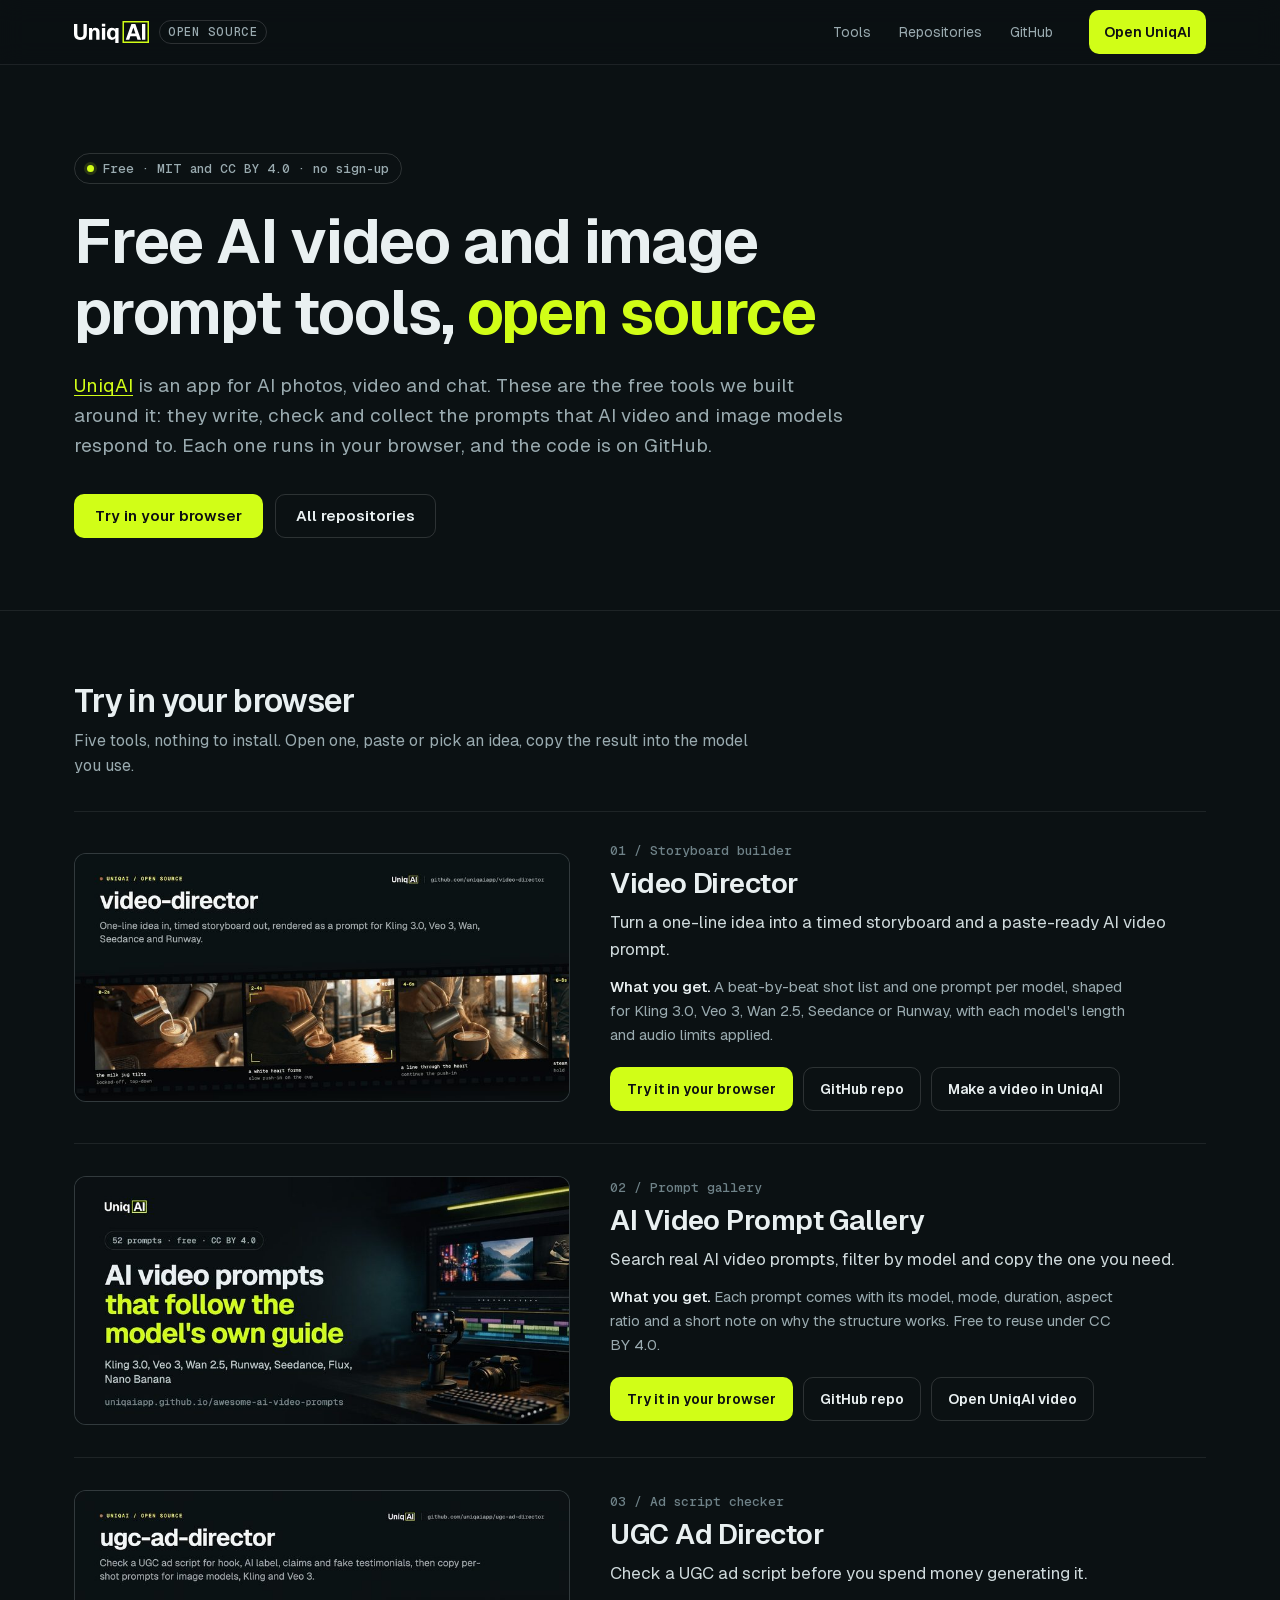
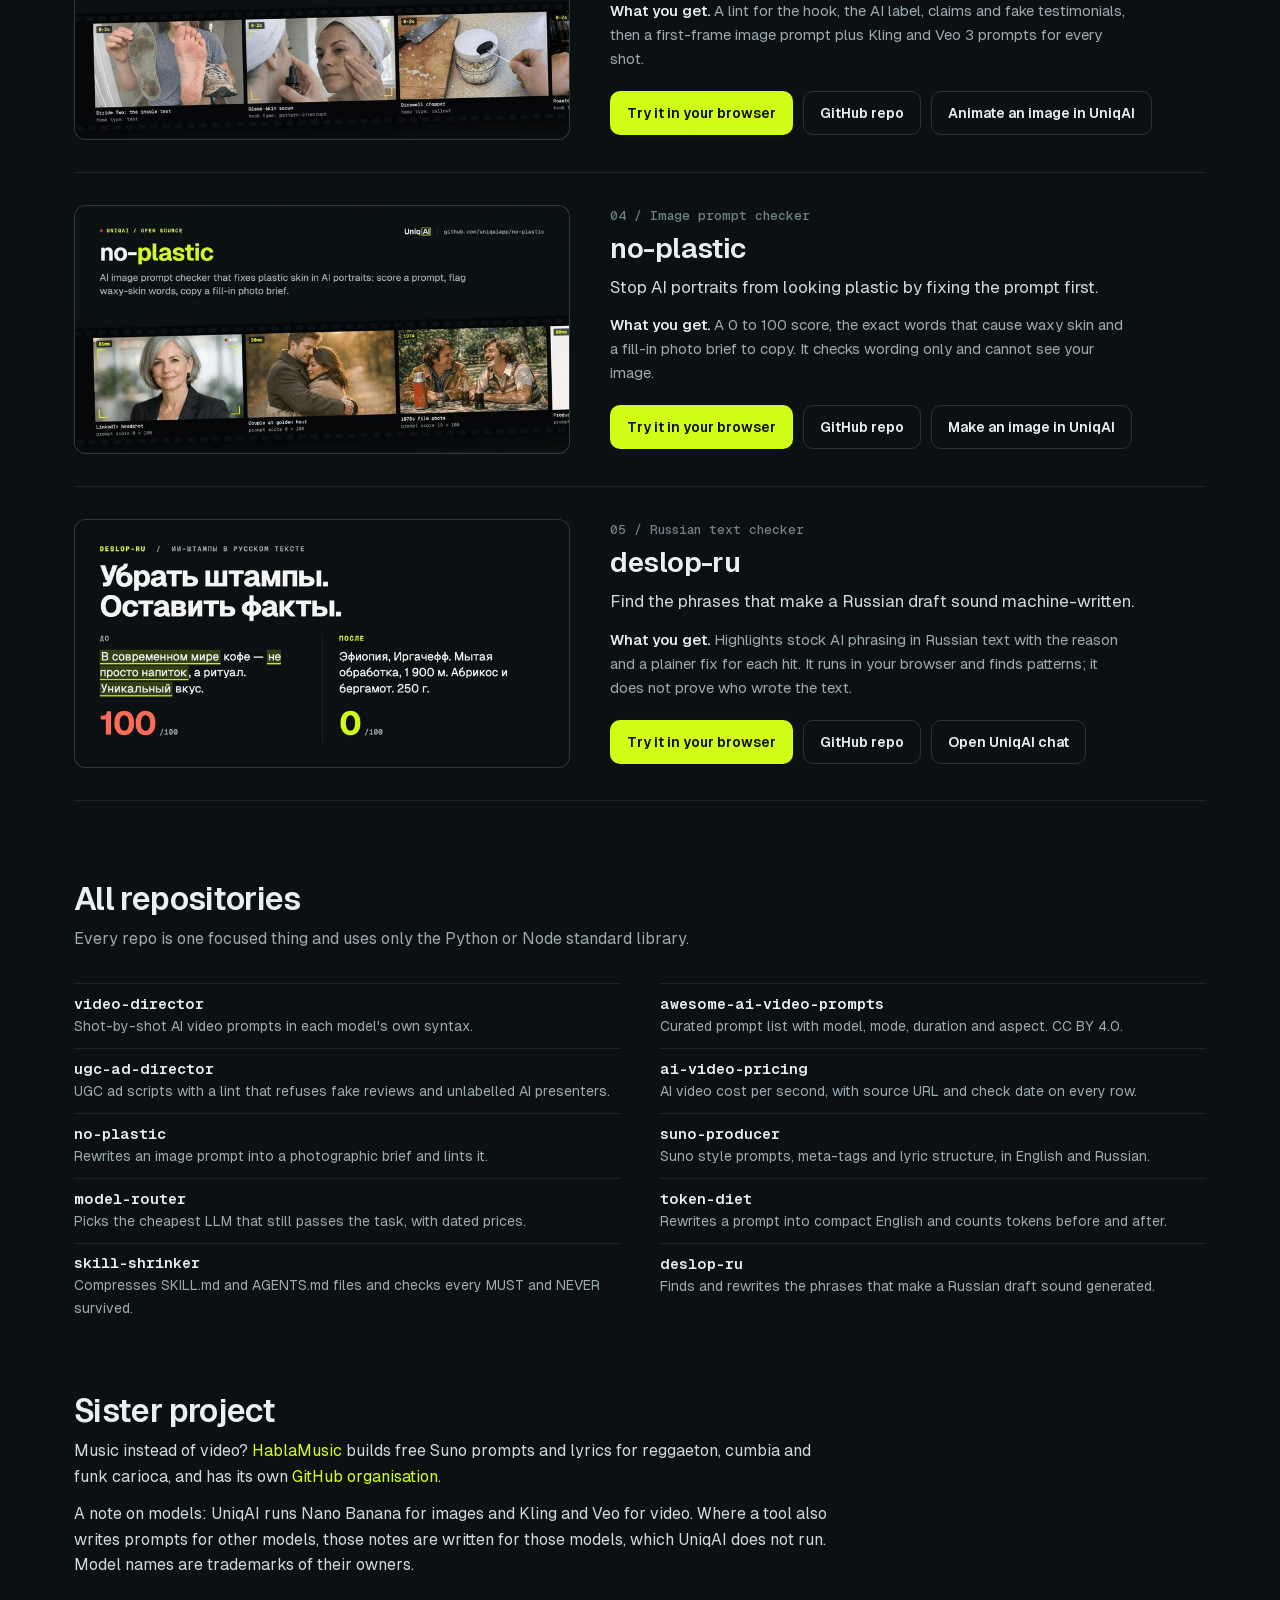
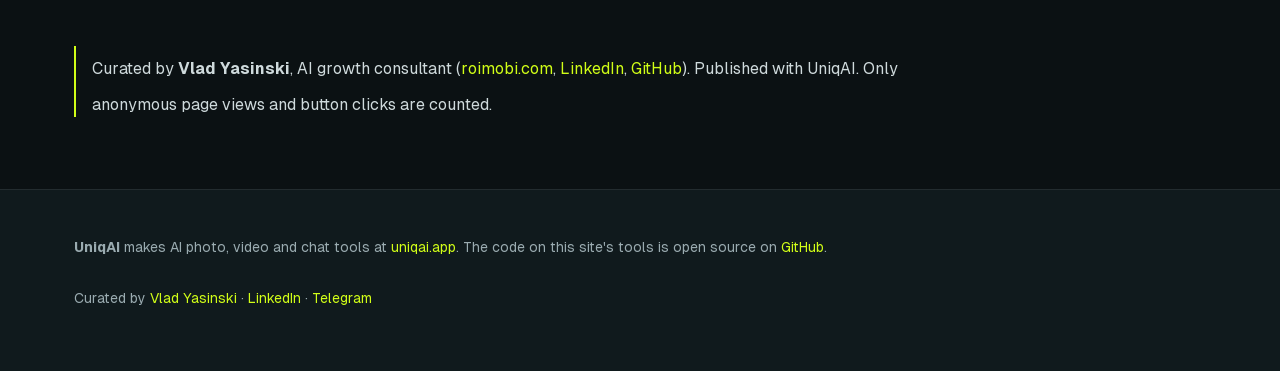
<file: index.html>
<!doctype html>
<html lang="en">
<head>
<meta charset="utf-8">
<meta name="viewport" content="width=device-width, initial-scale=1">
<title>Free AI Video and Image Prompt Tools, Open Source | UniqAI</title>
<meta name="description" content="Free, open-source AI video and image prompt tools from UniqAI: a prompt gallery, a storyboard builder, a UGC ad script checker, an image prompt checker and a Russian AI-phrase checker. They run in your browser.">
<link rel="canonical" href="https://uniqaiapp.github.io/">
<meta name="robots" content="index, follow, max-image-preview:large">
<meta property="og:type" content="website">
<meta property="og:site_name" content="UniqAI open source">
<meta property="og:locale" content="en_US">
<meta property="og:title" content="Free AI Video and Image Prompt Tools, Open Source | UniqAI">
<meta property="og:description" content="Free, open-source AI video and image prompt tools from UniqAI: a prompt gallery, a storyboard builder, a UGC ad script checker, an image prompt checker and a Russian AI-phrase checker. They run in your browser.">
<meta property="og:url" content="https://uniqaiapp.github.io/">
<meta property="og:image" content="https://uniqaiapp.github.io/assets/social-preview.png">
<meta property="og:image:width" content="1280">
<meta property="og:image:height" content="640">
<meta property="og:image:alt" content="UniqAI open source: five free AI prompt and text tools that run in your browser">
<meta name="twitter:card" content="summary_large_image">
<meta name="twitter:title" content="Free AI Video and Image Prompt Tools, Open Source | UniqAI">
<meta name="twitter:description" content="Free, open-source AI video and image prompt tools from UniqAI: a prompt gallery, a storyboard builder, a UGC ad script checker, an image prompt checker and a Russian AI-phrase checker. They run in your browser.">
<meta name="twitter:image" content="https://uniqaiapp.github.io/assets/social-preview.png">
<meta name="theme-color" content="#0b1113">
<link rel="icon" href="assets/favicon.svg" type="image/svg+xml">
<link rel="preload" href="assets/fonts/Geist-Variable.woff2" as="font" type="font/woff2" crossorigin>
<link rel="stylesheet" href="site.css">
<link rel="alternate" type="text/plain" href="https://uniqaiapp.github.io/llms.txt" title="llms.txt">
<script type="application/ld+json">{"@context":"https://schema.org","@graph":[{"@type":"Organization","@id":"https://uniqai.app/#org","name":"UniqAI","url":"https://uniqai.app/","logo":{"@type":"ImageObject","url":"https://uniqai.app/icon-512.png","width":512,"height":512},"sameAs":["https://github.com/uniqaiapp"]},{"@type":"WebSite","@id":"https://uniqaiapp.github.io/#site","name":"UniqAI open-source tools","url":"https://uniqaiapp.github.io/","publisher":{"@id":"https://uniqai.app/#org"},"inLanguage":"en"},{"@type":"CollectionPage","@id":"https://uniqaiapp.github.io/#page","url":"https://uniqaiapp.github.io/","name":"Free AI Video and Image Prompt Tools, Open Source | UniqAI","description":"Free, open-source AI video and image prompt tools from UniqAI: a prompt gallery, a storyboard builder, a UGC ad script checker, an image prompt checker and a Russian AI-phrase checker. They run in your browser.","inLanguage":"en","dateModified":"2026-11-26","isPartOf":{"@id":"https://uniqaiapp.github.io/#site"},"publisher":{"@id":"https://uniqai.app/#org"},"author":{"@id":"https://www.roimobi.com/#vlad"},"primaryImageOfPage":{"@type":"ImageObject","url":"https://uniqaiapp.github.io/assets/social-preview.png"},"mainEntity":{"@type":"ItemList","itemListElement":[{"@type":"ListItem","position":1,"item":{"@type":"SoftwareApplication","name":"Video Director","url":"https://uniqaiapp.github.io/video-director/","applicationCategory":"MultimediaApplication","operatingSystem":"Any (web browser)","description":"Turn a one-line idea into a timed storyboard and a paste-ready AI video prompt.","isAccessibleForFree":true,"offers":{"@type":"Offer","price":"0","priceCurrency":"USD"},"image":"https://uniqaiapp.github.io/assets/thumb-video-director.jpg","codeRepository":"https://github.com/uniqaiapp/video-director"}},{"@type":"ListItem","position":2,"item":{"@type":"SoftwareApplication","name":"AI Video Prompt Gallery","url":"https://uniqaiapp.github.io/awesome-ai-video-prompts/","applicationCategory":"MultimediaApplication","operatingSystem":"Any (web browser)","description":"Search real AI video prompts, filter by model and copy the one you need.","isAccessibleForFree":true,"offers":{"@type":"Offer","price":"0","priceCurrency":"USD"},"image":"https://uniqaiapp.github.io/assets/thumb-awesome-ai-video-prompts.jpg","codeRepository":"https://github.com/uniqaiapp/awesome-ai-video-prompts"}},{"@type":"ListItem","position":3,"item":{"@type":"SoftwareApplication","name":"UGC Ad Director","url":"https://uniqaiapp.github.io/ugc-ad-director/","applicationCategory":"MultimediaApplication","operatingSystem":"Any (web browser)","description":"Check a UGC ad script before you spend money generating it.","isAccessibleForFree":true,"offers":{"@type":"Offer","price":"0","priceCurrency":"USD"},"image":"https://uniqaiapp.github.io/assets/thumb-ugc-ad-director.jpg","codeRepository":"https://github.com/uniqaiapp/ugc-ad-director"}},{"@type":"ListItem","position":4,"item":{"@type":"SoftwareApplication","name":"no-plastic","url":"https://uniqaiapp.github.io/no-plastic/","applicationCategory":"MultimediaApplication","operatingSystem":"Any (web browser)","description":"Stop AI portraits from looking plastic by fixing the prompt first.","isAccessibleForFree":true,"offers":{"@type":"Offer","price":"0","priceCurrency":"USD"},"image":"https://uniqaiapp.github.io/assets/thumb-no-plastic.jpg","codeRepository":"https://github.com/uniqaiapp/no-plastic"}},{"@type":"ListItem","position":5,"item":{"@type":"SoftwareApplication","name":"deslop-ru","url":"https://uniqaiapp.github.io/deslop-ru/","applicationCategory":"MultimediaApplication","operatingSystem":"Any (web browser)","description":"Find the phrases that make a Russian draft sound machine-written.","isAccessibleForFree":true,"offers":{"@type":"Offer","price":"0","priceCurrency":"USD"},"image":"https://uniqaiapp.github.io/assets/thumb-deslop-ru.jpg","codeRepository":"https://github.com/uniqaiapp/deslop-ru"}}]}},{"@type":"Person","name":"Vlad Yasinski","url":"https://www.roimobi.com/","sameAs":["https://www.roimobi.com","https://www.linkedin.com/in/vlad-yasinski-ua5er/","https://github.com/ua5er"],"@id":"https://www.roimobi.com/#vlad"}]}</script>
</head>
<body>
<a class="skip" href="#main">Skip to the content</a>
<header class="top"><div class="wrap top-in">
<a class="brand" href="./" aria-label="UniqAI open-source tools"><img src="assets/wordmark.svg" alt="UniqAI" width="96" height="28"><span>open source</span></a>
<nav class="nav" aria-label="Sections"><a href="#tools">Tools</a><a href="#repos" class="hide-sm">Repositories</a><a href="https://github.com/uniqaiapp" rel="noopener" class="hide-sm">GitHub</a></nav>
<a class="btn btn-sm" href="https://uniqai.app/?utm_source=github&amp;utm_medium=pages&amp;utm_campaign=hub&amp;utm_content=header" data-out="header">Open UniqAI</a>
</div></header>
<main id="main">
<section class="hero"><div class="wrap hero-in">
<p class="pill"><span class="dot"></span>Free · MIT and CC BY 4.0 · no sign-up</p>
<h1>Free AI video and image prompt tools, <em>open source</em></h1>
<p class="lead"><a href="https://uniqai.app/?utm_source=github&amp;utm_medium=pages&amp;utm_campaign=hub&amp;utm_content=intro" rel="noopener" data-out="intro">UniqAI</a> is an app for AI photos, video and chat. These are the free tools we built around it: they write, check and collect the prompts that AI video and image models respond to. Each one runs in your browser, and the code is on GitHub.</p>
<div class="hero-cta"><a class="btn" href="#tools">Try in your browser</a><a class="btn btn-ghost" href="https://github.com/uniqaiapp" rel="noopener">All repositories</a></div>
</div></section>
<section class="tools wrap" id="tools" aria-labelledby="tools-h"><h2 id="tools-h">Try in your browser</h2>
<p class="sub">Five tools, nothing to install. Open one, paste or pick an idea, copy the result into the model you use.</p>
<article class="tool">
<a class="tool-img" href="https://uniqaiapp.github.io/video-director/" tabindex="-1" aria-hidden="true"><img src="assets/thumb-video-director.jpg" alt="" width="800" height="400" loading="lazy" decoding="async"></a>
<div><p class="tool-no">01 / Storyboard builder</p>
<h3><a href="https://uniqaiapp.github.io/video-director/">Video Director</a></h3>
<p class="job">Turn a one-line idea into a timed storyboard and a paste-ready AI video prompt.</p>
<p class="get"><b>What you get.</b> A beat-by-beat shot list and one prompt per model, shaped for Kling 3.0, Veo 3, Wan 2.5, Seedance or Runway, with each model&#x27;s length and audio limits applied.</p>
<div class="tool-cta"><a class="btn" href="https://uniqaiapp.github.io/video-director/" data-out="tool-video-director">Try it in your browser</a><a class="btn btn-ghost" href="https://github.com/uniqaiapp/video-director" rel="noopener" data-out="repo-video-director">GitHub repo</a><a class="btn btn-ghost" href="https://uniqai.app/video/text-to-video?utm_source=github&amp;utm_medium=pages&amp;utm_campaign=hub&amp;utm_content=tool-video-director" rel="noopener" data-out="uniqai-video-director">Make a video in UniqAI</a></div></div>
</article>
<article class="tool">
<a class="tool-img" href="https://uniqaiapp.github.io/awesome-ai-video-prompts/" tabindex="-1" aria-hidden="true"><img src="assets/thumb-awesome-ai-video-prompts.jpg" alt="" width="800" height="400" loading="lazy" decoding="async"></a>
<div><p class="tool-no">02 / Prompt gallery</p>
<h3><a href="https://uniqaiapp.github.io/awesome-ai-video-prompts/">AI Video Prompt Gallery</a></h3>
<p class="job">Search real AI video prompts, filter by model and copy the one you need.</p>
<p class="get"><b>What you get.</b> Each prompt comes with its model, mode, duration, aspect ratio and a short note on why the structure works. Free to reuse under CC BY 4.0.</p>
<div class="tool-cta"><a class="btn" href="https://uniqaiapp.github.io/awesome-ai-video-prompts/" data-out="tool-awesome-ai-video-prompts">Try it in your browser</a><a class="btn btn-ghost" href="https://github.com/uniqaiapp/awesome-ai-video-prompts" rel="noopener" data-out="repo-awesome-ai-video-prompts">GitHub repo</a><a class="btn btn-ghost" href="https://uniqai.app/video?utm_source=github&amp;utm_medium=pages&amp;utm_campaign=hub&amp;utm_content=tool-awesome-ai-video-prompts" rel="noopener" data-out="uniqai-awesome-ai-video-prompts">Open UniqAI video</a></div></div>
</article>
<article class="tool">
<a class="tool-img" href="https://uniqaiapp.github.io/ugc-ad-director/" tabindex="-1" aria-hidden="true"><img src="assets/thumb-ugc-ad-director.jpg" alt="" width="800" height="400" loading="lazy" decoding="async"></a>
<div><p class="tool-no">03 / Ad script checker</p>
<h3><a href="https://uniqaiapp.github.io/ugc-ad-director/">UGC Ad Director</a></h3>
<p class="job">Check a UGC ad script before you spend money generating it.</p>
<p class="get"><b>What you get.</b> A lint for the hook, the AI label, claims and fake testimonials, then a first-frame image prompt plus Kling and Veo 3 prompts for every shot.</p>
<div class="tool-cta"><a class="btn" href="https://uniqaiapp.github.io/ugc-ad-director/" data-out="tool-ugc-ad-director">Try it in your browser</a><a class="btn btn-ghost" href="https://github.com/uniqaiapp/ugc-ad-director" rel="noopener" data-out="repo-ugc-ad-director">GitHub repo</a><a class="btn btn-ghost" href="https://uniqai.app/video/image-to-video?utm_source=github&amp;utm_medium=pages&amp;utm_campaign=hub&amp;utm_content=tool-ugc-ad-director" rel="noopener" data-out="uniqai-ugc-ad-director">Animate an image in UniqAI</a></div></div>
</article>
<article class="tool">
<a class="tool-img" href="https://uniqaiapp.github.io/no-plastic/" tabindex="-1" aria-hidden="true"><img src="assets/thumb-no-plastic.jpg" alt="" width="800" height="400" loading="lazy" decoding="async"></a>
<div><p class="tool-no">04 / Image prompt checker</p>
<h3><a href="https://uniqaiapp.github.io/no-plastic/">no-plastic</a></h3>
<p class="job">Stop AI portraits from looking plastic by fixing the prompt first.</p>
<p class="get"><b>What you get.</b> A 0 to 100 score, the exact words that cause waxy skin and a fill-in photo brief to copy. It checks wording only and cannot see your image.</p>
<div class="tool-cta"><a class="btn" href="https://uniqaiapp.github.io/no-plastic/" data-out="tool-no-plastic">Try it in your browser</a><a class="btn btn-ghost" href="https://github.com/uniqaiapp/no-plastic" rel="noopener" data-out="repo-no-plastic">GitHub repo</a><a class="btn btn-ghost" href="https://uniqai.app/image/text-to-image?utm_source=github&amp;utm_medium=pages&amp;utm_campaign=hub&amp;utm_content=tool-no-plastic" rel="noopener" data-out="uniqai-no-plastic">Make an image in UniqAI</a></div></div>
</article>
<article class="tool">
<a class="tool-img" href="https://uniqaiapp.github.io/deslop-ru/" tabindex="-1" aria-hidden="true"><img src="assets/thumb-deslop-ru.jpg" alt="" width="800" height="400" loading="lazy" decoding="async"></a>
<div><p class="tool-no">05 / Russian text checker</p>
<h3><a href="https://uniqaiapp.github.io/deslop-ru/">deslop-ru</a></h3>
<p class="job">Find the phrases that make a Russian draft sound machine-written.</p>
<p class="get"><b>What you get.</b> Highlights stock AI phrasing in Russian text with the reason and a plainer fix for each hit. It runs in your browser and finds patterns; it does not prove who wrote the text.</p>
<div class="tool-cta"><a class="btn" href="https://uniqaiapp.github.io/deslop-ru/" data-out="tool-deslop-ru">Try it in your browser</a><a class="btn btn-ghost" href="https://github.com/uniqaiapp/deslop-ru" rel="noopener" data-out="repo-deslop-ru">GitHub repo</a><a class="btn btn-ghost" href="https://uniqai.app/chat?utm_source=github&amp;utm_medium=pages&amp;utm_campaign=hub&amp;utm_content=tool-deslop-ru" rel="noopener" data-out="uniqai-deslop-ru">Open UniqAI chat</a></div></div>
</article>
</section>
<section class="repos wrap" id="repos" aria-labelledby="repos-h"><h2 id="repos-h">All repositories</h2>
<p class="sub">Every repo is one focused thing and uses only the Python or Node standard library.</p>
<ul class="repo-list"><li><a href="https://github.com/uniqaiapp/video-director" rel="noopener"><strong>video-director</strong><span>Shot-by-shot AI video prompts in each model&#x27;s own syntax.</span></a></li><li><a href="https://github.com/uniqaiapp/awesome-ai-video-prompts" rel="noopener"><strong>awesome-ai-video-prompts</strong><span>Curated prompt list with model, mode, duration and aspect. CC BY 4.0.</span></a></li><li><a href="https://github.com/uniqaiapp/ugc-ad-director" rel="noopener"><strong>ugc-ad-director</strong><span>UGC ad scripts with a lint that refuses fake reviews and unlabelled AI presenters.</span></a></li><li><a href="https://github.com/uniqaiapp/ai-video-pricing" rel="noopener"><strong>ai-video-pricing</strong><span>AI video cost per second, with source URL and check date on every row.</span></a></li><li><a href="https://github.com/uniqaiapp/no-plastic" rel="noopener"><strong>no-plastic</strong><span>Rewrites an image prompt into a photographic brief and lints it.</span></a></li><li><a href="https://github.com/uniqaiapp/suno-producer" rel="noopener"><strong>suno-producer</strong><span>Suno style prompts, meta-tags and lyric structure, in English and Russian.</span></a></li><li><a href="https://github.com/uniqaiapp/model-router" rel="noopener"><strong>model-router</strong><span>Picks the cheapest LLM that still passes the task, with dated prices.</span></a></li><li><a href="https://github.com/uniqaiapp/token-diet" rel="noopener"><strong>token-diet</strong><span>Rewrites a prompt into compact English and counts tokens before and after.</span></a></li><li><a href="https://github.com/uniqaiapp/skill-shrinker" rel="noopener"><strong>skill-shrinker</strong><span>Compresses SKILL.md and AGENTS.md files and checks every MUST and NEVER survived.</span></a></li><li><a href="https://github.com/uniqaiapp/deslop-ru" rel="noopener"><strong>deslop-ru</strong><span>Finds and rewrites the phrases that make a Russian draft sound generated.</span></a></li></ul></section>
<section class="also wrap" aria-labelledby="also-h"><h2 id="also-h">Sister project</h2>
<p>Music instead of video? <a href="https://hablamusic.github.io/suno-latin-producer/" rel="noopener">HablaMusic</a> builds free Suno prompts and lyrics for reggaeton, cumbia and funk carioca, and has its own <a href="https://github.com/hablamusic" rel="noopener">GitHub organisation</a>.</p>
<p>A note on models: UniqAI runs Nano Banana for images and Kling and Veo for video. Where a tool also writes prompts for other models, those notes are written for those models, which UniqAI does not run. Model names are trademarks of their owners.</p></section>
<section class="author wrap" aria-label="About the author"><p>Curated by <strong>Vlad Yasinski</strong>, AI growth consultant (<a href="https://www.roimobi.com/?utm_source=github&amp;utm_medium=pages&amp;utm_campaign=hub" rel="noopener">roimobi.com</a>, <a href="https://www.linkedin.com/in/vlad-yasinski-ua5er/" rel="noopener">LinkedIn</a>, <a href="https://github.com/ua5er" rel="noopener">GitHub</a>). Published with UniqAI. Only anonymous page views and button clicks are counted.</p></section>
</main>
<footer class="foot"><div class="wrap foot-in">
<p><strong>UniqAI</strong> makes AI photo, video and chat tools at <a href="https://uniqai.app/?utm_source=github&amp;utm_medium=pages&amp;utm_campaign=hub&amp;utm_content=footer" data-out="footer">uniqai.app</a>. The code on this site's tools is open source on <a href="https://github.com/uniqaiapp" rel="noopener">GitHub</a>.</p>
<p>Curated by <a href="https://www.roimobi.com/" rel="noopener">Vlad Yasinski</a> · <a href="https://www.linkedin.com/in/vlad-yasinski-ua5er/" rel="noopener">LinkedIn</a> · <a href="https://t.me/ua5er" rel="noopener">Telegram</a></p>
</div></footer>
<script>window.UQ={key:"phc_AVmhcac2jVRwi9asHEuhzJXnAbQA2hzfUxzWvzjyLPc8",repo:"hub"};</script>
<script src="site.js" defer></script>
</body></html>
</file>
<file: site.css>
@font-face{font-family:Geist;src:url(assets/fonts/Geist-Variable.woff2) format("woff2");font-weight:100 900;font-display:swap}
@font-face{font-family:GeistMono;src:url(assets/fonts/GeistMono-Variable.woff2) format("woff2");font-weight:100 900;font-display:swap}
:root{--bg:#0b1113;--bg2:#101a1d;--card:#121c1f;--line:rgba(255,255,255,.08);--line2:rgba(255,255,255,.14);--tx:#e9f0f1;--mut:#9aabb0;--dim:#6f8288;--lime:#d1fe17;--lime-ink:#0d0f12;--wrap:1180px}
*{box-sizing:border-box}
html{-webkit-text-size-adjust:100%;scroll-behavior:smooth;scroll-padding-top:84px}
body{margin:0;background:var(--bg);color:var(--tx);font:16px/1.6 Geist,ui-sans-serif,system-ui,-apple-system,"Segoe UI",sans-serif;-webkit-font-smoothing:antialiased;overflow-x:hidden}
a{color:var(--lime);text-decoration:none}
a:hover{text-decoration:underline}
img{max-width:100%;height:auto;display:block}
code{font-family:GeistMono,ui-monospace,Menlo,monospace;font-size:.88em;background:rgba(255,255,255,.06);padding:.1em .35em;border-radius:5px}
h1,h2,h3{line-height:1.15;letter-spacing:-.02em;margin:0}
.wrap{max-width:var(--wrap);margin:0 auto;padding:0 24px}
.skip{position:absolute;left:-999px;top:8px;background:var(--lime);color:var(--lime-ink);padding:8px 12px;border-radius:8px;z-index:99}
.skip:focus{left:8px}
:focus-visible{outline:2px solid var(--lime);outline-offset:2px}
.top{position:sticky;top:0;z-index:30;background:rgba(11,17,19,.82);backdrop-filter:saturate(1.4) blur(12px);-webkit-backdrop-filter:saturate(1.4) blur(12px);border-bottom:1px solid var(--line)}
.top-in{display:flex;align-items:center;gap:24px;height:64px}
.brand{display:flex;align-items:center;gap:10px;color:var(--tx)}
.brand:hover{text-decoration:none}
.brand img{height:22px;width:auto}
.brand span{font:500 12px/1 GeistMono,monospace;color:var(--mut);border:1px solid var(--line2);border-radius:99px;padding:5px 8px;text-transform:uppercase;letter-spacing:.06em}
.nav{display:flex;gap:4px;margin-left:auto}
.nav a{display:inline-flex;align-items:center;min-height:44px;color:var(--mut);font-size:14px;padding:0 12px;border-radius:8px}
.nav a:hover{color:var(--tx);background:rgba(255,255,255,.05);text-decoration:none}
.btn{display:inline-flex;align-items:center;justify-content:center;gap:8px;min-height:44px;padding:0 20px;border-radius:10px;border:1px solid transparent;background:var(--lime);color:var(--lime-ink);font:600 15px/1 Geist,sans-serif;white-space:nowrap;transition:transform .12s,border-color .12s}
.btn:hover{text-decoration:none;transform:translateY(-1px)}
.btn-sm{padding:0 14px;font-size:14px}
.btn-ghost{background:transparent;color:var(--tx);border-color:var(--line2)}
.btn-ghost:hover{border-color:var(--lime);color:var(--lime)}
.hero{border-bottom:1px solid var(--line)}
.hero-in{padding:88px 24px 72px}
.pill{display:inline-flex;align-items:center;gap:8px;margin:0 0 22px;font:500 13px/1 GeistMono,monospace;color:var(--mut);border:1px solid var(--line2);border-radius:99px;padding:8px 12px}
.dot{width:7px;height:7px;border-radius:50%;background:var(--lime);flex:none;box-shadow:0 0 0 3px rgba(209,254,23,.15)}
.hero h1{font-size:clamp(34px,5.2vw,62px);font-weight:650;max-width:18ch}
.hero h1 em{font-style:normal;color:var(--lime)}
.lead{color:var(--mut);font-size:clamp(17px,1.6vw,19px);max-width:60ch;margin:22px 0 0}
.lead a{text-decoration:underline;text-underline-offset:3px}
.hero-cta{display:flex;flex-wrap:wrap;gap:12px;margin-top:32px}
.tools{padding:72px 24px 24px}
.tools>h2,.repos>h2,.also>h2{font-size:clamp(24px,2.6vw,32px);font-weight:620;margin-bottom:8px}
.sub{color:var(--mut);margin:0 0 32px;max-width:62ch}
.tool{display:grid;grid-template-columns:minmax(0,5fr) minmax(0,6fr);gap:40px;align-items:center;padding:32px 0;border-top:1px solid var(--line)}
.tool:last-child{border-bottom:1px solid var(--line)}
.tool-img{display:block;border:1px solid var(--line2);border-radius:12px;overflow:hidden;background:var(--bg2)}
.tool-img img{width:100%;aspect-ratio:2/1;object-fit:cover}
.tool-img:hover img{opacity:.92}
.tool-no{font:500 13px/1 GeistMono,monospace;color:var(--dim);margin:0 0 10px}
.tool h3{font-size:clamp(22px,2.4vw,28px);font-weight:620}
.tool h3 a{color:var(--tx)}
.job{font-size:17px;color:#cfdadc;margin:10px 0 0;max-width:52ch}
.get{margin:12px 0 0;color:var(--mut);font-size:15px;max-width:52ch}
.get b{color:var(--tx);font-weight:560}
.tool-cta{display:flex;flex-wrap:wrap;gap:10px;margin-top:20px}
.tool-cta .btn{padding:0 16px;font-size:14px}
.repos{padding:56px 24px 8px}
.repo-list{list-style:none;margin:0;padding:0;display:grid;grid-template-columns:repeat(2,minmax(0,1fr));gap:0 40px}
.repo-list li{border-top:1px solid var(--line)}
.repo-list a{display:flex;flex-direction:column;justify-content:center;gap:2px;min-height:64px;padding:10px 0;color:var(--tx)}
.repo-list a:hover{text-decoration:none}
.repo-list a:hover strong{color:var(--lime)}
.repo-list strong{font:600 15px GeistMono,monospace}
.repo-list span{font-size:14px;color:var(--mut)}
.also{padding:56px 24px 8px}
.also p{max-width:70ch;color:#cfdadc;margin:0 0 12px}
.author{padding:48px 24px 8px}
.author p{margin:0;max-width:80ch;color:#cfdadc;padding-left:16px;border-left:2px solid var(--lime)}
.author a{display:inline-block;padding:10px 0}
.foot{margin-top:64px;border-top:1px solid var(--line);background:var(--bg2)}
.foot-in{padding:36px 24px 44px;color:var(--mut);font-size:14px}
.foot p{margin:0 0 8px;max-width:90ch}
.foot a{display:inline-block;padding:10px 0}
@media (max-width:860px){
.tool{grid-template-columns:minmax(0,1fr);gap:20px}
.repo-list{grid-template-columns:minmax(0,1fr)}
.hero-in{padding:48px 18px 44px}
.wrap{padding:0 18px}
.tools,.repos,.also,.author,.foot-in{padding-left:18px;padding-right:18px}
.nav a.hide-sm{display:none}
.top-in{gap:12px}
.top .btn-sm{white-space:nowrap}
.brand span{display:none}
}
</file>
